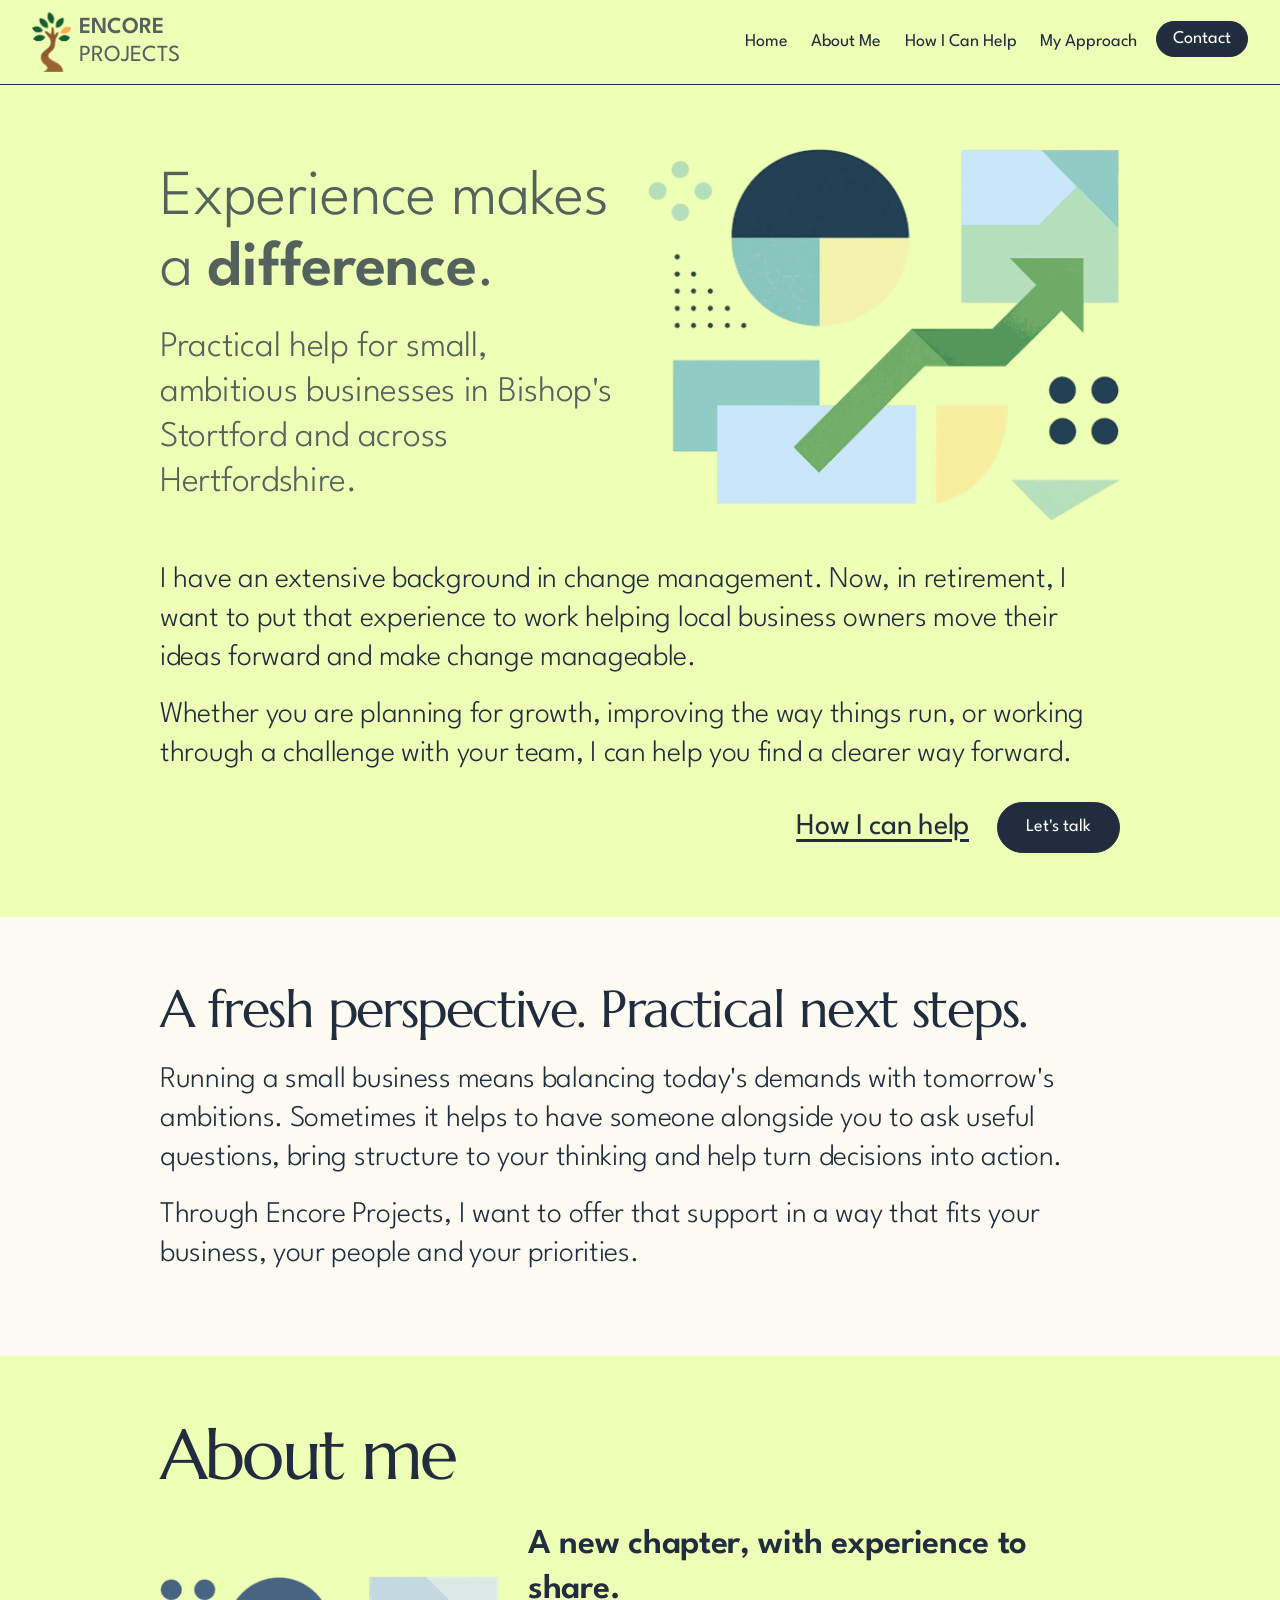
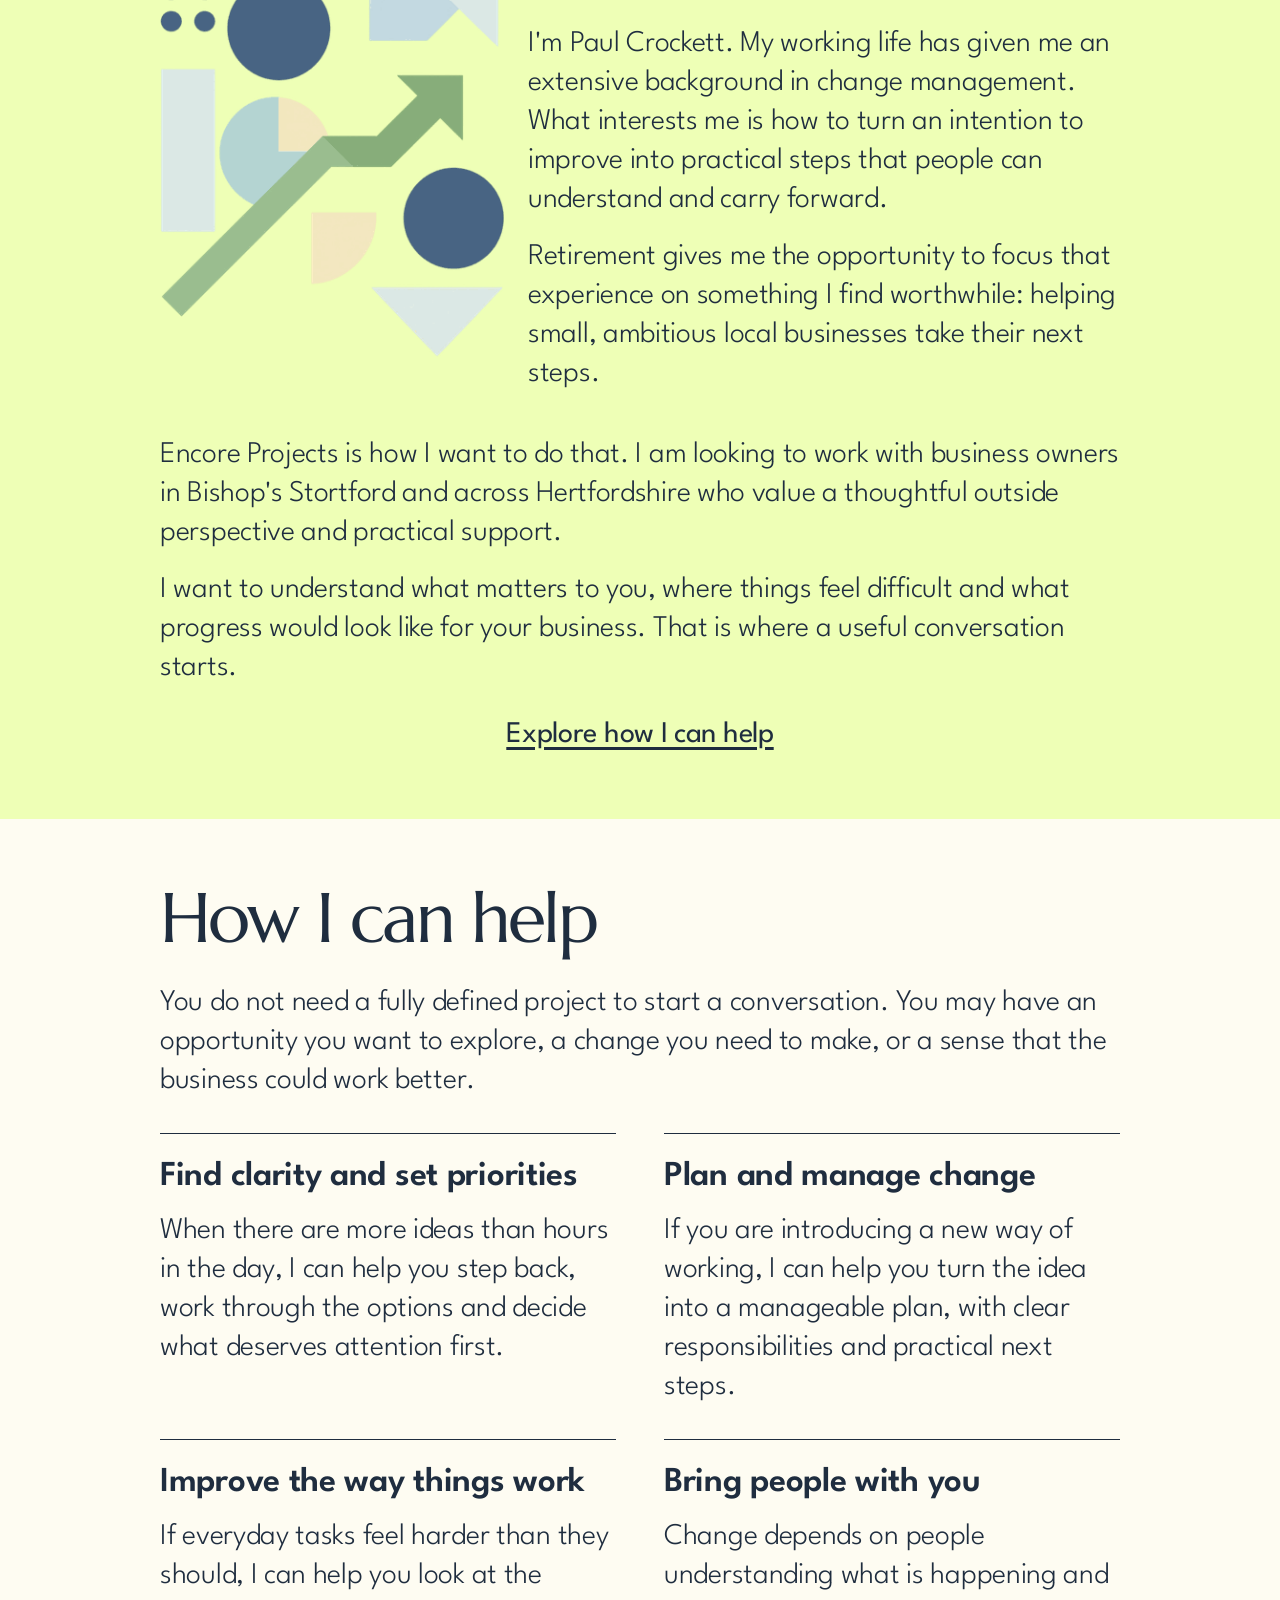
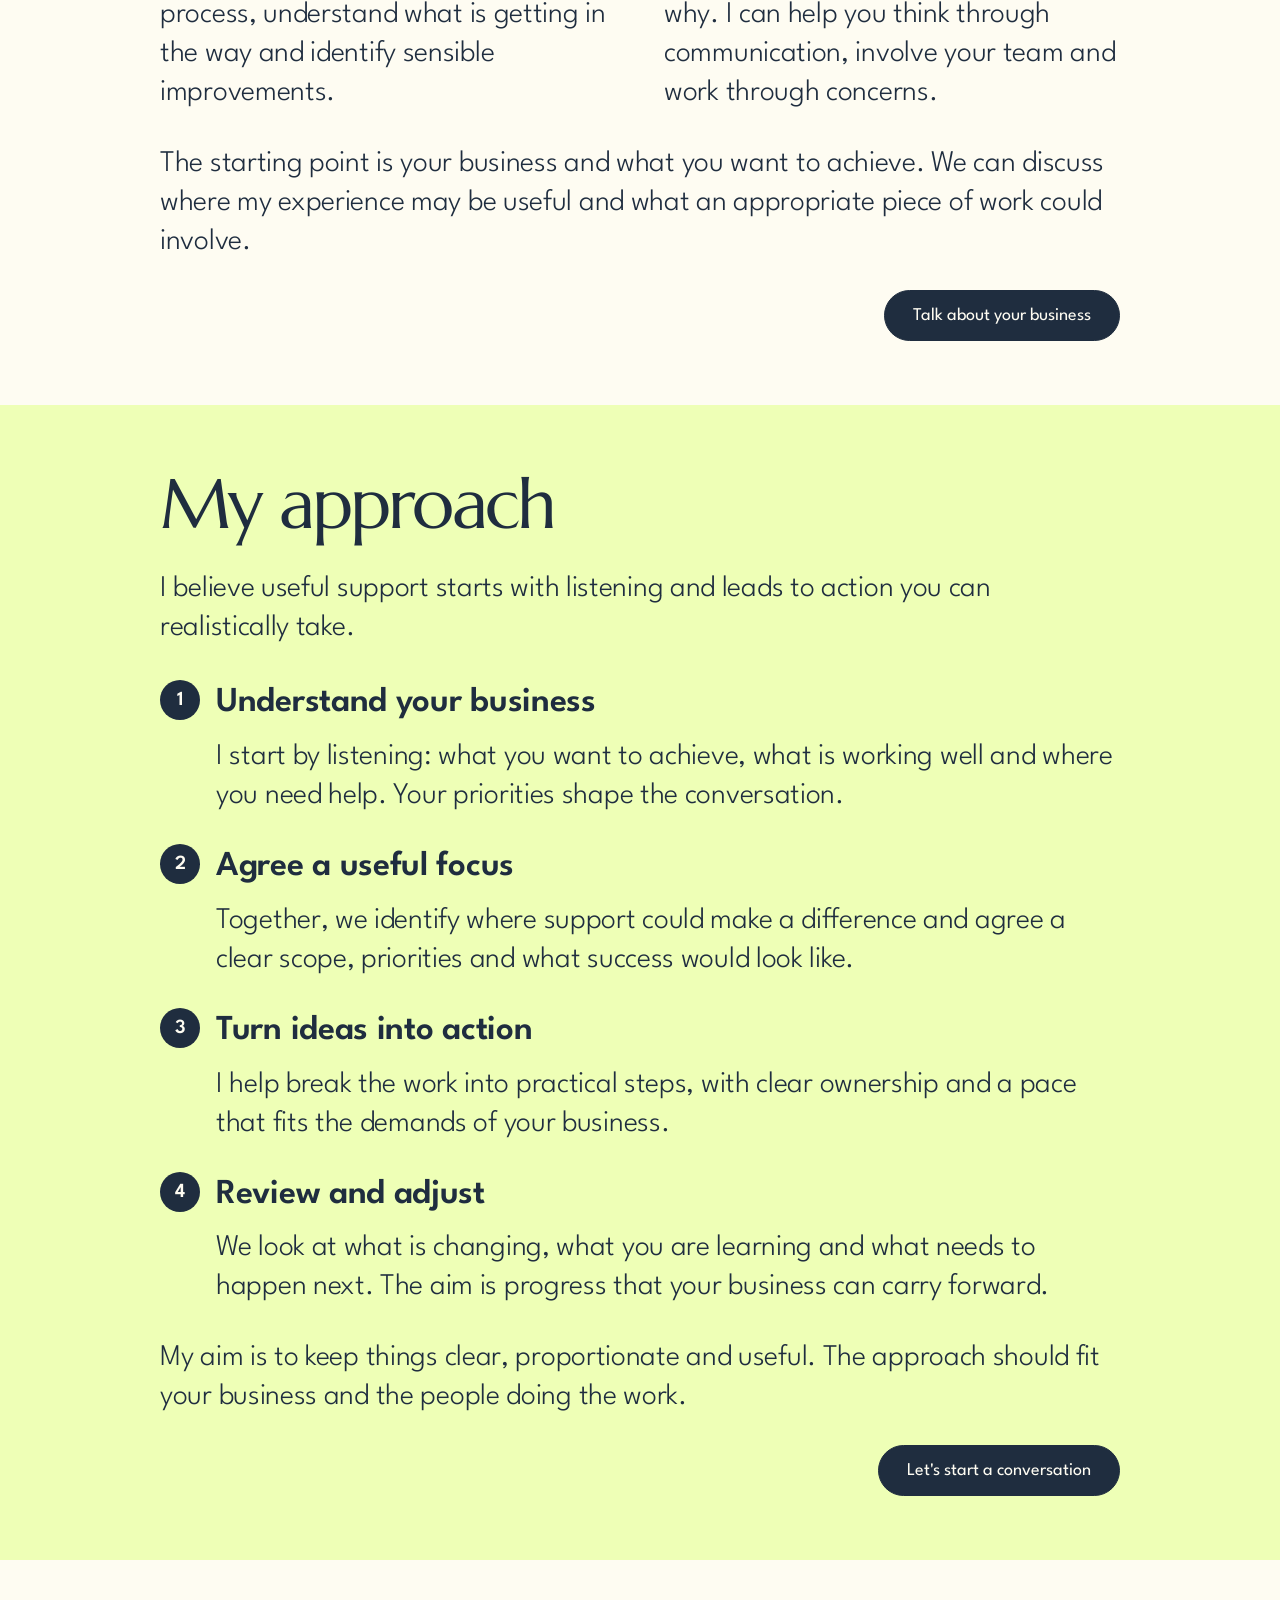
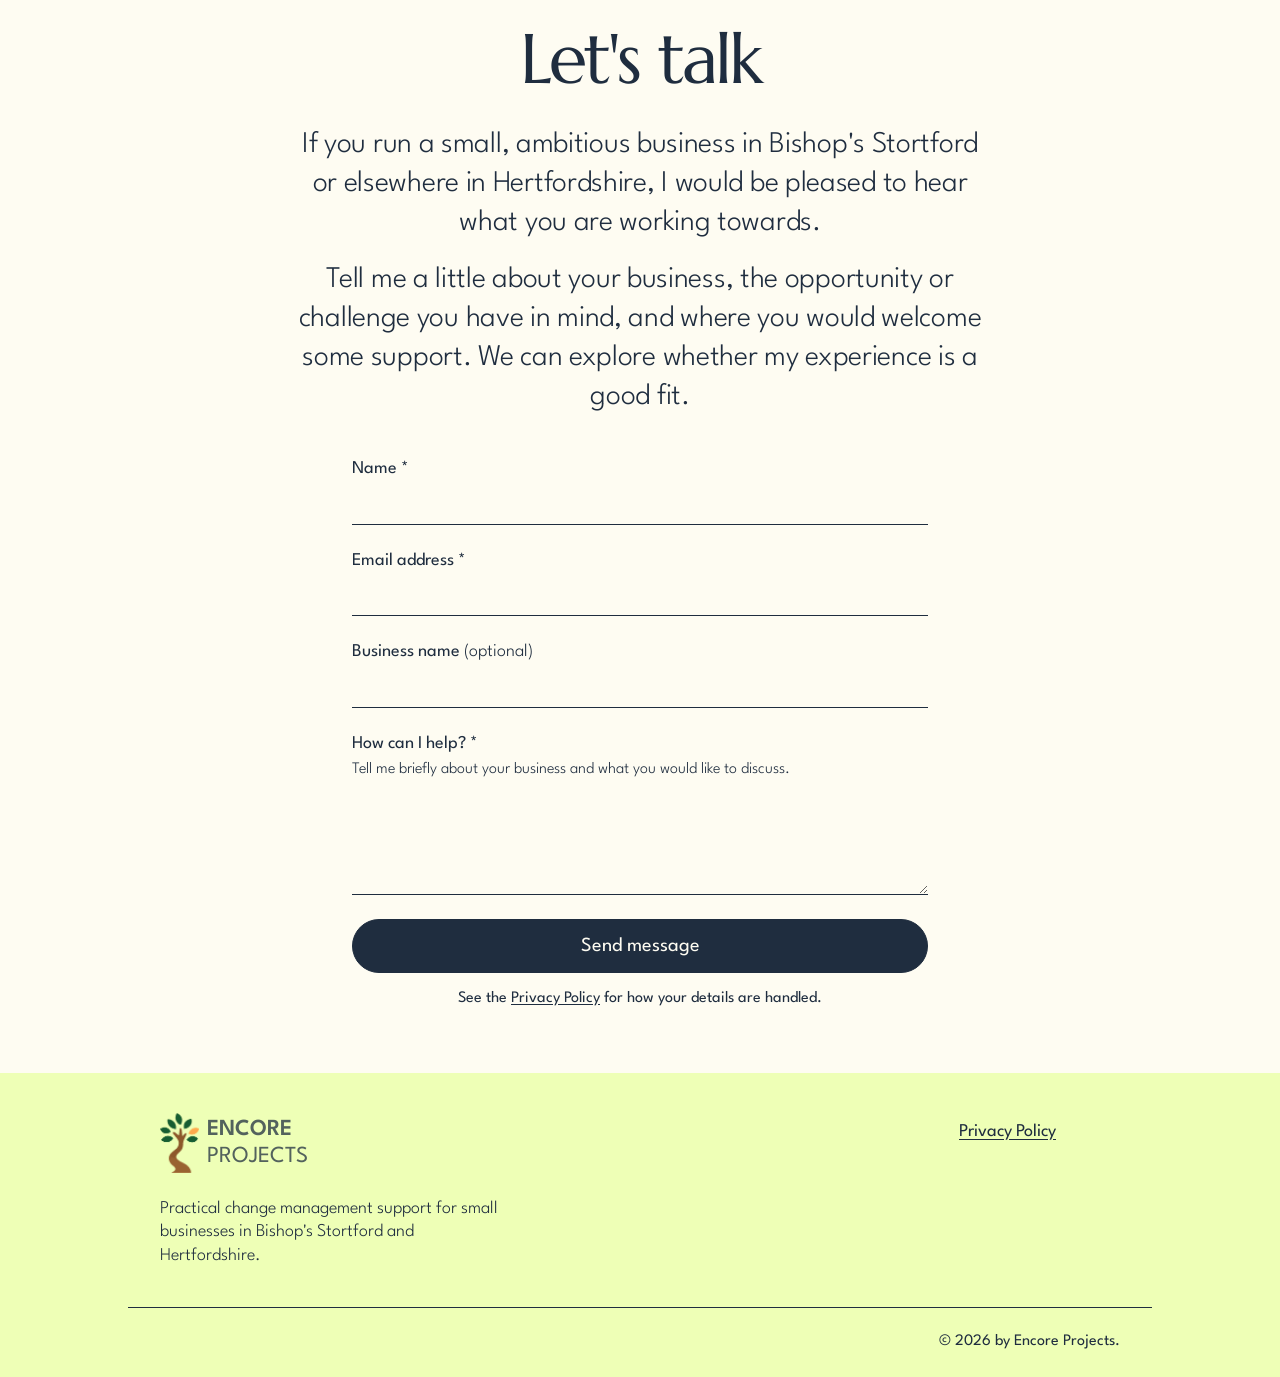
<file: index.html>
<!DOCTYPE html>
<html lang="en-GB">
<head>
  <meta charset="utf-8">
  <meta name="viewport" content="width=device-width, initial-scale=1">
  <title>Encore Projects | Small Business Support in Hertfordshire</title>
  <meta name="description" content="Practical change management support for small, ambitious businesses in Bishop's Stortford and Hertfordshire. Experience makes a difference.">
  <link rel="canonical" href="https://encoreprojects.co.uk/">

  <!-- Open Graph (link previews). These URLs must be absolute, so they always point at the live site. -->
  <meta property="og:type" content="website">
  <meta property="og:site_name" content="Encore Projects">
  <meta property="og:title" content="Encore Projects | Small Business Support in Hertfordshire">
  <meta property="og:description" content="Practical change management support for small, ambitious businesses in Bishop's Stortford and Hertfordshire. Experience makes a difference.">
  <meta property="og:url" content="https://encoreprojects.co.uk/">
  <meta property="og:image" content="https://encoreprojects.co.uk/assets/img/og-image.jpg">
  <meta property="og:image:width" content="1200">
  <meta property="og:image:height" content="630">
  <meta property="og:image:alt" content="Encore Projects: Experience makes a difference.">
  <meta property="og:locale" content="en_GB">
  <meta name="twitter:card" content="summary_large_image">

  <link rel="icon" href="favicon.ico" sizes="48x48">
  <link rel="icon" href="assets/img/favicon-192.png" type="image/png" sizes="192x192">
  <link rel="apple-touch-icon" href="assets/img/apple-touch-icon.png">
  <meta name="theme-color" content="#eeffb6">

  <link rel="preload" href="assets/fonts/league-spartan-variable.woff2" as="font" type="font/woff2" crossorigin>
  <link rel="preload" href="assets/fonts/marcellus-400.woff2" as="font" type="font/woff2" crossorigin>
  <link rel="stylesheet" href="assets/css/styles.css">
</head>
<body>
  <a class="skip-link" href="#main">Skip to main content</a>

  <!-- ======================= HEADER ======================= -->
  <header class="site-header">
    <div class="header-inner">
      <a class="brand" href="#home" aria-label="Encore Projects, Home">
        <img src="assets/img/logo-tree-80.png" srcset="assets/img/logo-tree-80.png 1x, assets/img/logo-tree-160.png 2x" width="39" height="60" alt="">
        <span class="brand-name"><strong>ENCORE</strong> PROJECTS</span>
      </a>
      <nav aria-label="Site">
        <ul class="nav-list">
          <li><a href="#home">Home</a></li>
          <li><a href="#about-me">About Me</a></li>
          <li><a href="#how-i-can-help">How I Can Help</a></li>
          <li><a href="#my-approach">My Approach</a></li>
          <!-- When the Testimonials section is switched back on, add:
               <li><a href="#testimonials">Testimonials</a></li> -->
          <li><a class="nav-cta" href="#contact">Contact</a></li>
        </ul>
      </nav>
    </div>
  </header>

  <main id="main">

    <!-- ======================= HOME (HERO) ======================= -->
    <section id="home" class="section section--lime hero">
      <div class="container">
        <div class="hero-top">
          <div class="hero-heading">
            <h1>Experience makes a <strong>difference</strong>.</h1>
            <p class="hero-sub">Practical help for small, ambitious businesses in Bishop's Stortford and across Hertfordshire.</p>
          </div>
          <img class="hero-art" src="assets/img/hero-art-480.png" srcset="assets/img/hero-art-480.png 480w, assets/img/hero-art-960.png 960w" sizes="(min-width: 48rem) 473px, 90vw" width="480" height="378" alt="">
        </div>
        <p>I have an extensive background in change management. Now, in retirement, I want to put that experience to work helping local business owners move their ideas forward and make change manageable.</p>
        <p>Whether you are planning for growth, improving the way things run, or working through a challenge with your team, I can help you find a clearer way forward.</p>
        <p class="actions actions--end">
          <a class="text-link" href="#how-i-can-help">How I can help</a>
          <a class="button" href="#contact">Let's talk</a>
        </p>
      </div>
    </section>

    <!-- ======================= HOME (SUPPORTING SECTION) ======================= -->
    <section class="section section--cream" aria-labelledby="fresh-perspective">
      <div class="container">
        <h2 id="fresh-perspective" class="h2--long">A fresh perspective. Practical next steps.</h2>
        <p>Running a small business means balancing today's demands with tomorrow's ambitions. Sometimes it helps to have someone alongside you to ask useful questions, bring structure to your thinking and help turn decisions into action.</p>
        <p>Through Encore Projects, I want to offer that support in a way that fits your business, your people and your priorities.</p>
      </div>
    </section>

    <!-- ======================= ABOUT ME ======================= -->
    <section id="about-me" class="section section--lime">
      <div class="container">
        <h2>About me</h2>
        <div class="about-top">
          <img class="about-art" src="assets/img/about-art-360.png" srcset="assets/img/about-art-360.png 360w, assets/img/about-art-720.png 720w" sizes="(min-width: 48rem) 343px, 70vw" width="360" height="399" loading="lazy" alt="">
          <div>
            <h3>A new chapter, with experience to share.</h3>
            <p>I'm Paul Crockett. My working life has given me an extensive background in change management. What interests me is how to turn an intention to improve into practical steps that people can understand and carry forward.</p>
            <p>Retirement gives me the opportunity to focus that experience on something I find worthwhile: helping small, ambitious local businesses take their next steps.</p>
          </div>
        </div>
        <!-- TODO (optional): A real portrait photo of Paul, supplied by him, could replace the
             illustration above. Do not use a stock or generated photo of a person. -->
        <p>Encore Projects is how I want to do that. I am looking to work with business owners in Bishop's Stortford and across Hertfordshire who value a thoughtful outside perspective and practical support.</p>
        <p>I want to understand what matters to you, where things feel difficult and what progress would look like for your business. That is where a useful conversation starts.</p>
        <p class="actions"><a class="text-link" href="#how-i-can-help">Explore how I can help</a></p>
      </div>
    </section>

    <!-- ======================= HOW I CAN HELP ======================= -->
    <section id="how-i-can-help" class="section section--cream">
      <div class="container">
        <h2>How I can help</h2>
        <p>You do not need a fully defined project to start a conversation. You may have an opportunity you want to explore, a change you need to make, or a sense that the business could work better.</p>
        <ul class="help-list">
          <li>
            <h3>Find clarity and set priorities</h3>
            <p>When there are more ideas than hours in the day, I can help you step back, work through the options and decide what deserves attention first.</p>
          </li>
          <li>
            <h3>Plan and manage change</h3>
            <p>If you are introducing a new way of working, I can help you turn the idea into a manageable plan, with clear responsibilities and practical next steps.</p>
          </li>
          <li>
            <h3>Improve the way things work</h3>
            <p>If everyday tasks feel harder than they should, I can help you look at the process, understand what is getting in the way and identify sensible improvements.</p>
          </li>
          <li>
            <h3>Bring people with you</h3>
            <p>Change depends on people understanding what is happening and why. I can help you think through communication, involve your team and work through concerns.</p>
          </li>
        </ul>
        <p>The starting point is your business and what you want to achieve. We can discuss where my experience may be useful and what an appropriate piece of work could involve.</p>
        <p class="actions actions--end"><a class="button" href="#contact">Talk about your business</a></p>
      </div>
    </section>

    <!-- ======================= MY APPROACH ======================= -->
    <section id="my-approach" class="section section--lime">
      <div class="container">
        <h2>My approach</h2>
        <p>I believe useful support starts with listening and leads to action you can realistically take.</p>
        <ol class="steps">
          <li>
            <h3>Understand your business</h3>
            <p>I start by listening: what you want to achieve, what is working well and where you need help. Your priorities shape the conversation.</p>
          </li>
          <li>
            <h3>Agree a useful focus</h3>
            <p>Together, we identify where support could make a difference and agree a clear scope, priorities and what success would look like.</p>
          </li>
          <li>
            <h3>Turn ideas into action</h3>
            <p>I help break the work into practical steps, with clear ownership and a pace that fits the demands of your business.</p>
          </li>
          <li>
            <h3>Review and adjust</h3>
            <p>We look at what is changing, what you are learning and what needs to happen next. The aim is progress that your business can carry forward.</p>
          </li>
        </ol>
        <p>My aim is to keep things clear, proportionate and useful. The approach should fit your business and the people doing the work.</p>
        <p class="actions actions--end"><a class="button" href="#contact">Let's start a conversation</a></p>
      </div>
    </section>

    <!-- ======================= TESTIMONIALS (HIDDEN) =======================
         TODO: The Wix site only had template filler testimonials (the ones
         mentioning "A. Oliveira"), so this whole section is commented out.
         When real testimonials exist:
           1. Replace the TODO name/quote below (copy one <li>...</li> block per testimonial).
           2. Delete the whole "TESTIMONIALS-START" line and the whole "TESTIMONIALS-END" line
              so the section is no longer inside a comment.
           3. Un-comment the Testimonials link in the header nav.
         See AGENTS.md, "How to add a testimonial". -->

    <!-- TESTIMONIALS-START (delete this whole line to show the section)
    <section id="testimonials" class="section section--sage">
      <div class="container">
        <h2>Testimonials</h2>
        <p class="eyebrow">Client Stories</p>
        <p class="testimonials-intro">TODO: One-line introduction, written in the first person.</p>
        <ul class="testimonial-list">
          <li class="testimonial">
            <p class="testimonial-name">TODO: Client name</p>
            <blockquote>"TODO: Real client quote."</blockquote>
          </li>
        </ul>
      </div>
    </section>
    TESTIMONIALS-END (delete this whole line to show the section) -->

    <!-- ======================= CONTACT ======================= -->
    <section id="contact" class="section section--cream contact">
      <div class="container">
        <h2>Let's talk</h2>
        <p>If you run a small, ambitious business in Bishop's Stortford or elsewhere in Hertfordshire, I would be pleased to hear what you are working towards.</p>
        <p>Tell me a little about your business, the opportunity or challenge you have in mind, and where you would welcome some support. We can explore whether my experience is a good fit.</p>

        <form id="contact-form" class="contact-form" action="https://formspree.io/f/xljbbpjo" method="POST">
          <div class="field">
            <label for="name">Name <span aria-hidden="true">*</span></label>
            <input id="name" name="name" type="text" autocomplete="name" required>
          </div>
          <div class="field">
            <label for="email">Email address <span aria-hidden="true">*</span></label>
            <input id="email" name="email" type="email" autocomplete="email" required>
          </div>
          <div class="field">
            <label for="business">Business name <span class="optional">(optional)</span></label>
            <input id="business" name="business" type="text" autocomplete="organization">
          </div>
          <div class="field">
            <label for="message">How can I help? <span aria-hidden="true">*</span></label>
            <p id="message-hint" class="field-hint">Tell me briefly about your business and what you would like to discuss.</p>
            <textarea id="message" name="message" rows="4" aria-describedby="message-hint" required></textarea>
          </div>
          <!-- Honeypot: hidden from people, spam bots fill it in and Formspree discards the message. -->
          <div class="hp" aria-hidden="true">
            <label for="company-website">Leave this field empty</label>
            <input id="company-website" name="_gotcha" type="text" tabindex="-1" autocomplete="off">
          </div>
          <button class="button button--wide" type="submit">Send message</button>
          <p id="form-status" class="form-status" role="status" aria-live="polite"></p>
          <p class="form-note">See the <a href="privacy.html">Privacy Policy</a> for how your details are handled.</p>
        </form>
      </div>
    </section>
  </main>

  <!-- ======================= FOOTER ======================= -->
  <footer class="site-footer">
    <div class="container footer-inner">
      <div class="footer-brand">
        <a class="brand" href="#home" aria-label="Encore Projects, Home">
          <img src="assets/img/logo-tree-80.png" srcset="assets/img/logo-tree-80.png 1x, assets/img/logo-tree-160.png 2x" width="39" height="60" loading="lazy" alt="">
          <span class="brand-name"><strong>ENCORE</strong> PROJECTS</span>
        </a>
        <p class="footer-tagline">Practical change management support for small businesses in Bishop's Stortford and Hertfordshire.</p>
      </div>

      <!-- TODO: Add the real contact details, then un-comment this block.
           The Wix site only had template placeholders (123-456-7890, info@mysite.com,
           500 Terry Francine St. San Francisco, CA 94158), so nothing is shown for now.
      <address class="footer-contact">
        <a href="tel:TODO-PHONE-NUMBER">TODO: phone number</a><br>
        <a href="mailto:TODO-EMAIL-ADDRESS">TODO: email address</a><br>
        TODO: postal address
      </address>
      -->

      <!-- TODO: Add links to Encore Projects' own social accounts here, if there are any.
           The Wix site linked to Wix's own Facebook/Twitter/TikTok accounts, so they were removed. -->

      <ul class="footer-links">
        <li><a href="privacy.html">Privacy Policy</a></li>
      </ul>
    </div>
    <div class="container footer-bottom">
      <p>© <span id="year">2026</span> by Encore Projects.</p>
    </div>
  </footer>

  <script src="assets/js/main.js" defer></script>
</body>
</html>
</file>
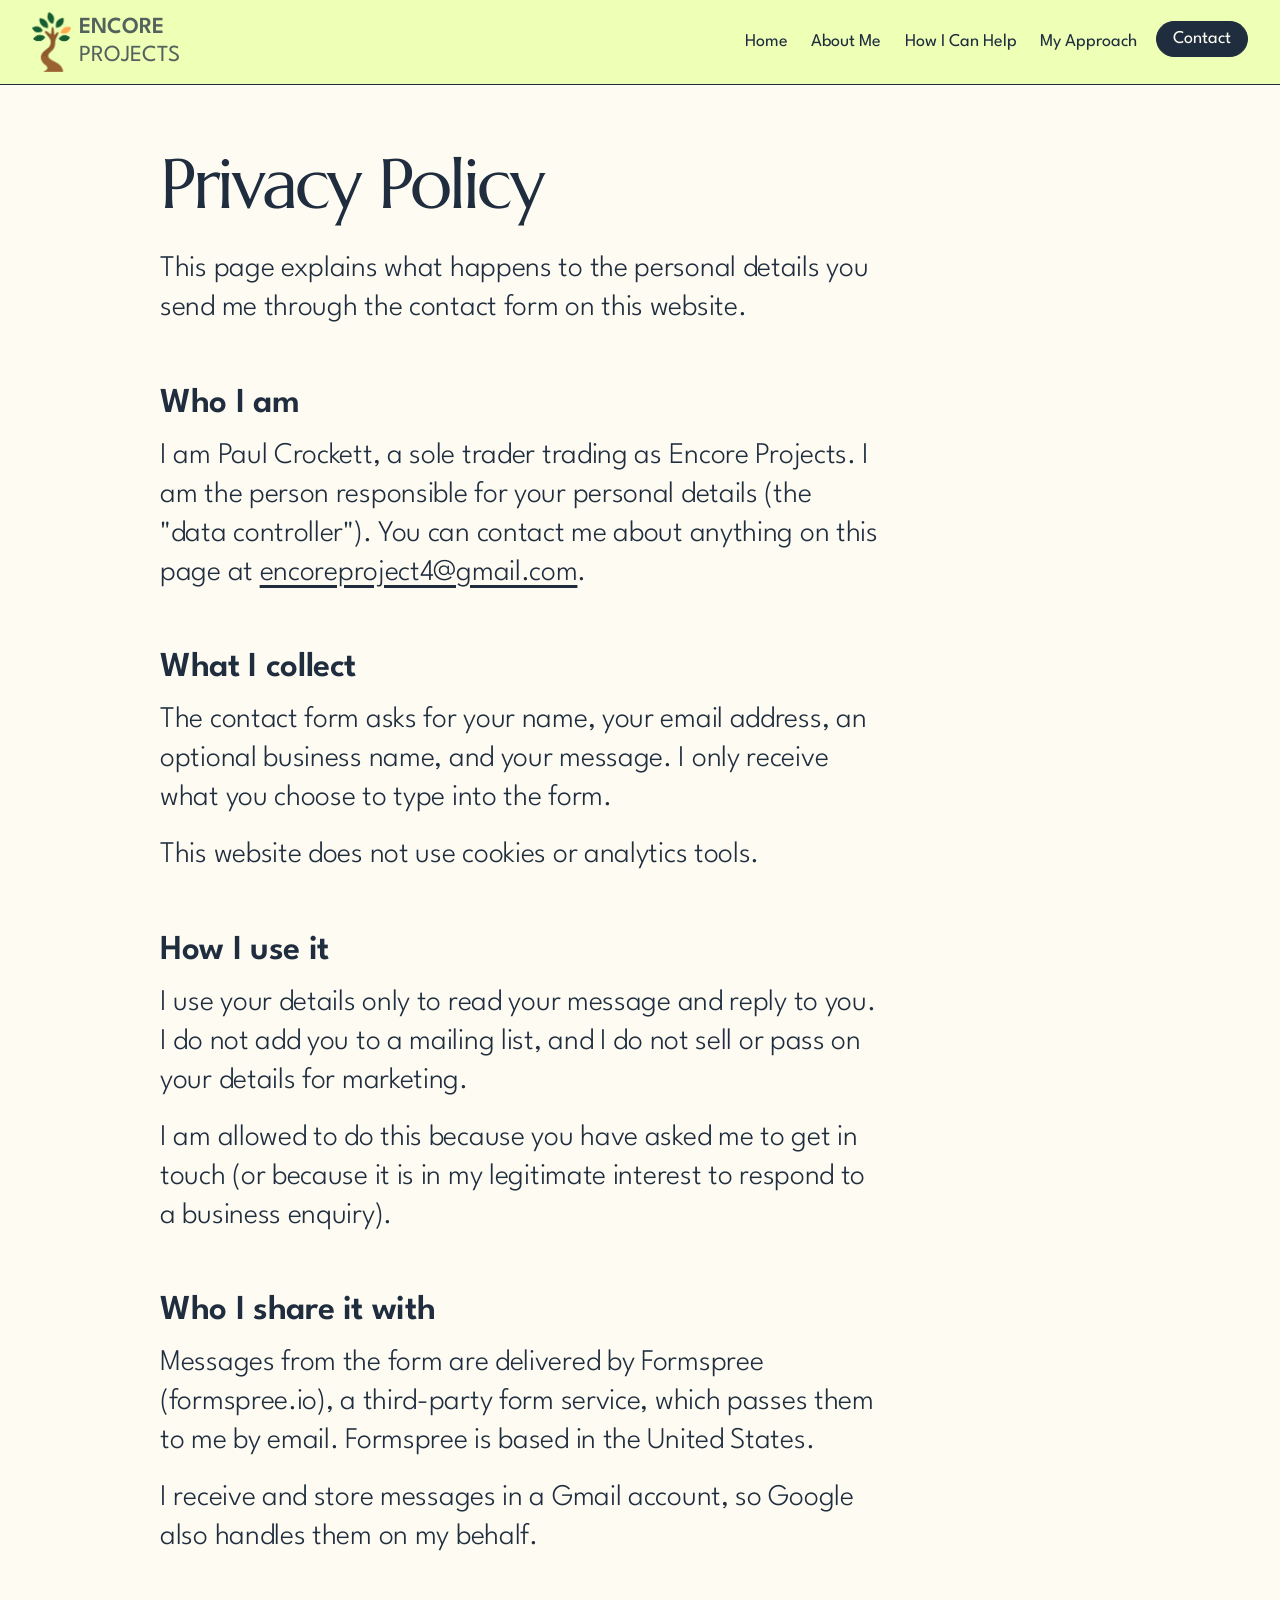
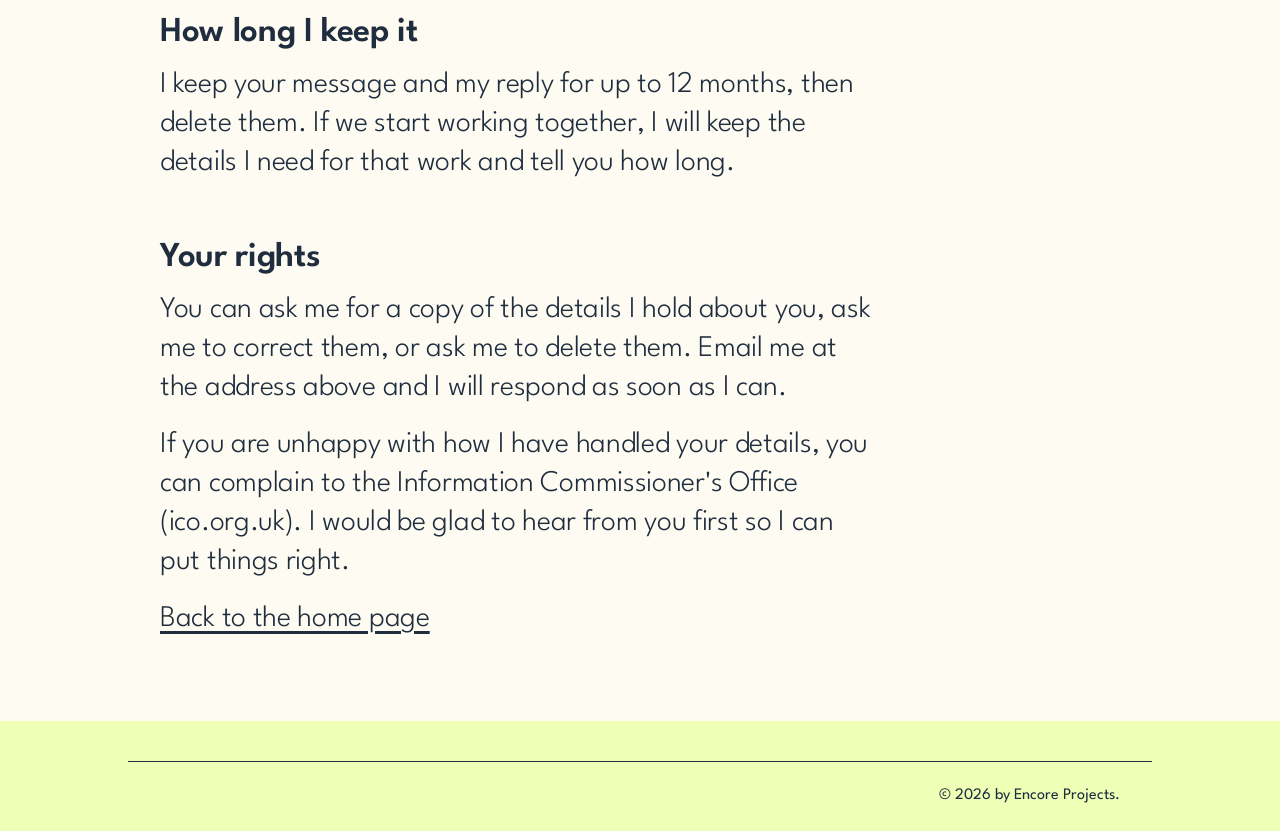
<file: privacy.html>
<!DOCTYPE html>
<html lang="en-GB">
<head>
  <meta charset="utf-8">
  <meta name="viewport" content="width=device-width, initial-scale=1">
  <title>Privacy Policy | Encore Projects</title>
  <meta name="description" content="How Encore Projects handles the personal details you send through the contact form.">
  <link rel="canonical" href="https://encoreprojects.co.uk/privacy.html">
  <link rel="icon" href="favicon.ico" sizes="48x48">
  <link rel="icon" href="assets/img/favicon-192.png" type="image/png" sizes="192x192">
  <link rel="apple-touch-icon" href="assets/img/apple-touch-icon.png">
  <meta name="theme-color" content="#eeffb6">
  <link rel="stylesheet" href="assets/css/styles.css">
</head>
<body>
  <a class="skip-link" href="#main">Skip to main content</a>

  <header class="site-header">
    <div class="header-inner">
      <a class="brand" href="index.html" aria-label="Encore Projects, Home">
        <img src="assets/img/logo-tree-80.png" srcset="assets/img/logo-tree-80.png 1x, assets/img/logo-tree-160.png 2x" width="39" height="60" alt="">
        <span class="brand-name"><strong>ENCORE</strong> PROJECTS</span>
      </a>
      <nav aria-label="Site">
        <ul class="nav-list">
          <li><a href="index.html">Home</a></li>
          <li><a href="index.html#about-me">About Me</a></li>
          <li><a href="index.html#how-i-can-help">How I Can Help</a></li>
          <li><a href="index.html#my-approach">My Approach</a></li>
          <li><a class="nav-cta" href="index.html#contact">Contact</a></li>
        </ul>
      </nav>
    </div>
  </header>

  <main id="main">
    <section class="section section--cream prose">
      <div class="container">
        <h1>Privacy Policy</h1>

        <p>This page explains what happens to the personal details you send me through the contact form on this website.</p>

        <h2>Who I am</h2>
        <p>I am Paul Crockett, a sole trader trading as Encore Projects. I am the person responsible for your personal details (the "data controller"). You can contact me about anything on this page at <a href="mailto:encoreproject4@gmail.com">encoreproject4@gmail.com</a>.</p>

        <h2>What I collect</h2>
        <p>The contact form asks for your name, your email address, an optional business name, and your message. I only receive what you choose to type into the form.</p>
        <p>This website does not use cookies or analytics tools.</p>

        <h2>How I use it</h2>
        <p>I use your details only to read your message and reply to you. I do not add you to a mailing list, and I do not sell or pass on your details for marketing.</p>
        <p>I am allowed to do this because you have asked me to get in touch (or because it is in my legitimate interest to respond to a business enquiry).</p>

        <h2>Who I share it with</h2>
        <p>Messages from the form are delivered by Formspree (formspree.io), a third-party form service, which passes them to me by email. Formspree is based in the United States.</p>
        <p>I receive and store messages in a Gmail account, so Google also handles them on my behalf.</p>

        <h2>How long I keep it</h2>
        <p>I keep your message and my reply for up to 12 months, then delete them. If we start working together, I will keep the details I need for that work and tell you how long.</p>

        <h2>Your rights</h2>
        <p>You can ask me for a copy of the details I hold about you, ask me to correct them, or ask me to delete them. Email me at the address above and I will respond as soon as I can.</p>
        <p>If you are unhappy with how I have handled your details, you can complain to the Information Commissioner's Office (ico.org.uk). I would be glad to hear from you first so I can put things right.</p>

        <p><a href="index.html">Back to the home page</a></p>
      </div>
    </section>
  </main>

  <footer class="site-footer">
    <div class="container footer-bottom">
      <p>© <span id="year">2026</span> by Encore Projects.</p>
    </div>
  </footer>

  <script src="assets/js/main.js" defer></script>
</body>
</html>
</file>
<file: assets/css/styles.css>
/* Encore Projects: site styles.
   Mobile-first: the base rules are for phones, and the @media block
   near the bottom adjusts the layout for wider screens.
   Colours, fonts and sizes are defined once as variables below. */

/* ---------- Fonts (self-hosted, no third-party requests) ---------- */
@font-face {
  font-family: "League Spartan";
  src: url("../fonts/league-spartan-variable.woff2") format("woff2");
  font-weight: 100 900;
  font-style: normal;
  font-display: swap;
}

@font-face {
  font-family: "Marcellus";
  src: url("../fonts/marcellus-400.woff2") format("woff2");
  font-weight: 400;
  font-style: normal;
  font-display: swap;
}

/* ---------- Design tokens ---------- */
:root {
  /* Colours (taken from the original Wix site) */
  --lime: #eeffb6;       /* header, hero, approach, footer background */
  --cream: #fefcf2;      /* about and contact background */
  --navy: #1f2d3f;       /* body text, buttons, lines */
  --sage: #53625d;       /* logo text, hero headline, testimonials background */
  --error: #a4161a;
  --success: #1e5631;

  /* Fonts */
  --font-body: "League Spartan", "Helvetica Neue", Arial, sans-serif;
  --font-display: "Marcellus", Georgia, "Times New Roman", serif;

  /* Sizes that grow smoothly from phone to desktop */
  --text-body: clamp(1.25rem, 0.95rem + 1.4vw, 1.875rem);   /* 20px -> 30px */
  --text-h1: clamp(2.5rem, 1.6rem + 4.2vw, 4rem);           /* 40px -> 64px */
  --text-h2: clamp(2.75rem, 1.9rem + 4vw, 4.375rem);        /* 44px -> 70px */
  --text-h3: clamp(1.625rem, 1.3rem + 1.4vw, 2.1875rem);    /* 26px -> 35px */
  --text-small: 1.125rem;                                   /* 18px */

  --content-width: 60rem;
  --gutter: 1.25rem;
}

/* ---------- Base ---------- */
*,
*::before,
*::after {
  box-sizing: border-box;
}

html {
  scroll-behavior: smooth;
  -webkit-text-size-adjust: 100%;
}

@media (prefers-reduced-motion: reduce) {
  html {
    scroll-behavior: auto;
  }
}

body {
  margin: 0;
  background: var(--cream);
  color: var(--navy);
  font-family: var(--font-body);
  font-size: var(--text-body);
  font-weight: 300;
  line-height: 1.3;
  letter-spacing: -0.01em;
}

img {
  display: block;
  max-width: 100%;
  height: auto;
}

p {
  margin: 0 0 0.6em;
}

strong {
  font-weight: 600;
}

.medium {
  font-weight: 400;
}

a {
  color: inherit;
  text-underline-offset: 0.15em;
}

h1,
h2,
h3 {
  margin: 0;
}

/* Visible keyboard focus everywhere */
:focus-visible {
  outline: 3px solid var(--navy);
  outline-offset: 3px;
  border-radius: 2px;
}

.section--sage :focus-visible {
  outline-color: var(--lime);
}

.skip-link {
  position: absolute;
  left: 0.5rem;
  top: -10rem;
  z-index: 10;
  padding: 0.5rem 1rem;
  background: var(--navy);
  color: var(--cream);
  font-size: var(--text-small);
  font-weight: 400;
  border-radius: 0 0 0.5rem 0.5rem;
}

.skip-link:focus {
  top: 0;
}

.container {
  width: 100%;
  max-width: calc(var(--content-width) + 2 * var(--gutter));
  margin-inline: auto;
  padding-inline: var(--gutter);
}

/* ---------- Header ---------- */
.site-header {
  background: var(--lime);
  border-bottom: 1px solid var(--navy);
}

.header-inner {
  display: flex;
  flex-direction: column;
  align-items: center;
  gap: 0.25rem;
  max-width: 80rem;
  margin-inline: auto;
  padding: 0.75rem var(--gutter);
}

.brand {
  display: inline-flex;
  align-items: center;
  gap: 0.5rem;
  color: var(--sage);
  text-decoration: none;
}

.brand-name {
  width: min-content; /* puts ENCORE and PROJECTS on separate lines */
  font-size: 1.4375rem;
  font-weight: 400;
  line-height: 1.2;
  letter-spacing: 0;
}

.nav-list {
  display: flex;
  flex-wrap: wrap;
  justify-content: center;
  gap: 0 0.25rem;
  margin: 0;
  padding: 0;
  list-style: none;
}

.nav-list a {
  display: block;
  padding: 0.6rem 0.6rem;
  font-size: var(--text-small);
  font-weight: 400;
  letter-spacing: 0;
  white-space: nowrap;
  text-decoration: none;
}

.nav-list a:hover {
  text-decoration: underline;
}

/* Contact stands out in the navigation, using the button look */
.nav-list .nav-cta {
  margin-left: 0.35rem;
  padding: 0.35rem 1rem;
  border: 1px solid var(--navy);
  border-radius: 100px;
  background: var(--navy);
  color: var(--cream);
}

.nav-list .nav-cta:hover {
  background: transparent;
  color: var(--navy);
  text-decoration: none;
}

/* ---------- Sections ---------- */
.section {
  padding-block: 3rem;
  scroll-margin-top: 0;
}

.section--lime {
  background: var(--lime);
}

.section--cream {
  background: var(--cream);
}

.section--sage {
  background: var(--sage);
  color: var(--lime);
}

h2,
.prose h1 {
  margin-bottom: 0.45em;
  font-family: var(--font-display);
  font-size: var(--text-h2);
  font-weight: 400;
  line-height: 1;
  letter-spacing: -0.04em;
}

h3 {
  margin-bottom: 0.35em;
  font-size: var(--text-h3);
  font-weight: 600;
  line-height: 1.3;
}

/* ---------- Buttons ---------- */
.button {
  display: inline-block;
  padding: 0.8rem 1.75rem;
  border: 1px solid var(--navy);
  border-radius: 100px;
  background: var(--navy);
  color: var(--cream);
  font-family: inherit;
  font-size: var(--text-small);
  font-weight: 400;
  line-height: 1.3;
  letter-spacing: 0;
  text-align: center;
  text-decoration: none;
  cursor: pointer;
  transition: background-color 0.2s, color 0.2s;
}

.button:hover {
  background: transparent;
  color: var(--navy);
}

.button[disabled] {
  opacity: 0.6;
  cursor: progress;
}

.button--wide {
  width: 100%;
  font-size: 1.25rem;
}

/* A row of links and buttons at the end of a block of text */
.actions {
  display: flex;
  flex-wrap: wrap;
  align-items: center;
  justify-content: center;
  gap: 0.75rem 1.75rem;
  margin: 1.75rem 0 0;
}

.text-link {
  font-weight: 400;
}

/* Long section headings are set a little smaller so they do not dominate */
.h2--long {
  font-size: clamp(2.125rem, 1.5rem + 2.8vw, 3.25rem);
  line-height: 1.1;
  letter-spacing: -0.03em;
}

/* ---------- Hero ---------- */
.hero-top {
  display: grid;
  gap: 2rem;
  margin-bottom: 2.5rem;
}

.hero h1 {
  color: var(--sage);
  font-size: var(--text-h1);
  font-weight: 300;
  line-height: 1.1;
}

.hero-sub {
  margin: 1.25rem 0 0;
  color: var(--sage);
  font-size: clamp(1.625rem, 1.3rem + 1.5vw, 2.25rem);
  line-height: 1.25;
}

.hero-art {
  width: min(100%, 29.5rem);
  margin-inline: auto;
}

/* ---------- About ---------- */
.about-top {
  display: grid;
  gap: 1.5rem;
  margin-bottom: 1.5rem;
}

.about-art {
  width: min(70%, 21.5rem);
  margin-inline: auto;
}

/* ---------- How I Can Help ---------- */
.help-list {
  display: grid;
  gap: 1.75rem;
  margin: 2rem 0;
  padding: 0;
  list-style: none;
}

.help-list li {
  padding-top: 1.25rem;
  border-top: 1px solid var(--navy);
}

.help-list p,
.steps p {
  margin-bottom: 0;
}

/* ---------- My Approach ---------- */
.steps {
  display: grid;
  gap: 1.75rem;
  margin: 2rem 0;
  padding: 0;
  list-style: none;
  counter-reset: step;
}

.steps li {
  position: relative;
  padding-left: 3.5rem;
  counter-increment: step;
}

.steps li::before {
  content: counter(step);
  position: absolute;
  left: 0;
  top: 0;
  display: grid;
  place-items: center;
  width: 2.5rem;
  height: 2.5rem;
  border-radius: 50%;
  background: var(--navy);
  color: var(--cream);
  font-size: 1.25rem;
  font-weight: 600;
  line-height: 1;
  letter-spacing: 0;
}

/* ---------- Testimonials (section is currently commented out in index.html) ---------- */
.eyebrow {
  font-size: 1rem;
  font-weight: 400;
  letter-spacing: 0;
}

.testimonials-intro {
  max-width: 40rem;
  margin-bottom: 3rem;
  font-family: var(--font-display);
  font-size: clamp(1.5rem, 1.2rem + 1.4vw, 2.25rem);
  line-height: 1.4;
  letter-spacing: 0;
}

.testimonial-list {
  margin: 0;
  padding: 0;
  list-style: none;
}

.testimonial {
  display: grid;
  gap: 0.5rem;
  padding-block: 1.5rem;
  border-top: 1px solid var(--lime);
}

.testimonial-name {
  margin: 0;
  font-family: var(--font-display);
  font-size: clamp(1.5rem, 1.2rem + 1.2vw, 2.125rem);
  line-height: 1.4;
  letter-spacing: 0;
}

.testimonial blockquote {
  margin: 0;
  font-weight: 400;
}

/* ---------- Contact ---------- */
.contact {
  text-align: center;
}

.contact .container > p {
  max-width: 44rem;
  margin-inline: auto;
}

.contact-form {
  max-width: 36rem;
  margin: 2.5rem auto 0;
  font-size: var(--text-small);
  letter-spacing: 0;
  text-align: left;
}

.field {
  margin-bottom: 1.5rem;
}

.field label {
  display: block;
  margin-bottom: 0.25rem;
  font-weight: 400;
}

.optional {
  font-weight: 300;
}

.field-hint {
  margin: 0 0 0.25rem;
  font-size: 1rem;
}

.field input,
.field textarea {
  display: block;
  width: 100%;
  padding: 0.5rem 0.25rem;
  border: 0;
  border-bottom: 1px solid var(--navy);
  border-radius: 0;
  background: transparent;
  color: inherit;
  font: inherit;
  font-weight: 400;
}

.field textarea {
  resize: vertical;
  min-height: 6rem;
}

.field input:hover,
.field textarea:hover {
  border-bottom-width: 2px;
  padding-bottom: calc(0.5rem - 1px);
}

.field input:focus-visible,
.field textarea:focus-visible {
  outline-offset: 2px;
}

/* Honeypot: off-screen so people never see it, but bots still fill it in */
.hp {
  position: absolute;
  left: -9999px;
  width: 1px;
  height: 1px;
  overflow: hidden;
}

.form-status {
  margin: 1rem 0 0;
  font-weight: 400;
  text-align: center;
}

.form-status:empty {
  display: none;
}

.form-status--success {
  color: var(--success);
}

.form-status--error {
  color: var(--error);
}

.form-note {
  margin: 1rem 0 0;
  font-size: 1rem;
  font-weight: 400;
  text-align: center;
}

/* ---------- Footer ---------- */
.site-footer {
  background: var(--lime);
  padding-top: 2.5rem;
  font-size: var(--text-small);
  font-weight: 400;
  letter-spacing: 0;
}

.footer-inner {
  display: grid;
  gap: 1.5rem;
  padding-bottom: 2.5rem;
}

.footer-tagline {
  max-width: 22rem;
  margin: 1rem 0 0;
  font-weight: 300;
}

.footer-contact {
  font-style: normal;
  line-height: 1.5;
}

.footer-links {
  margin: 0;
  padding: 0;
  list-style: none;
}

.footer-links a,
.footer-contact a {
  display: inline-block;
  padding-block: 0.4rem;
}

.footer-bottom {
  padding-block: 1.5rem;
  border-top: 1px solid var(--navy);
  font-size: 1rem;
}

.footer-bottom p {
  margin: 0;
}

/* ---------- Privacy page ---------- */
.prose h2 {
  margin-top: 1.5em;
  margin-bottom: 0.3em;
  font-family: var(--font-body);
  font-size: var(--text-h3);
  font-weight: 600;
  line-height: 1.3;
  letter-spacing: -0.01em;
}

.prose p {
  max-width: 45rem;
}

/* ---------- Wider screens (tablet and up) ---------- */
@media (min-width: 48rem) {
  :root {
    --gutter: 2rem;
  }

  .header-inner {
    flex-direction: row;
    justify-content: space-between;
  }

  .section {
    padding-block: 4rem;
  }

  .hero-top {
    grid-template-columns: 1fr minmax(0, 29.5rem);
    align-items: center;
  }

  .about-top {
    grid-template-columns: minmax(0, 21.5rem) 1fr;
    align-items: center;
  }

  .about-art {
    width: 100%;
  }

  .actions--end {
    justify-content: flex-end;
  }

  .help-list {
    grid-template-columns: 1fr 1fr;
    gap: 2rem 3rem;
  }

  .testimonial {
    grid-template-columns: 2fr 3fr;
    gap: 2rem;
  }

  .footer-inner {
    grid-template-columns: 1fr auto auto;
    gap: 4rem;
    align-items: start;
  }

  .footer-bottom {
    text-align: right;
  }
}
</file>
